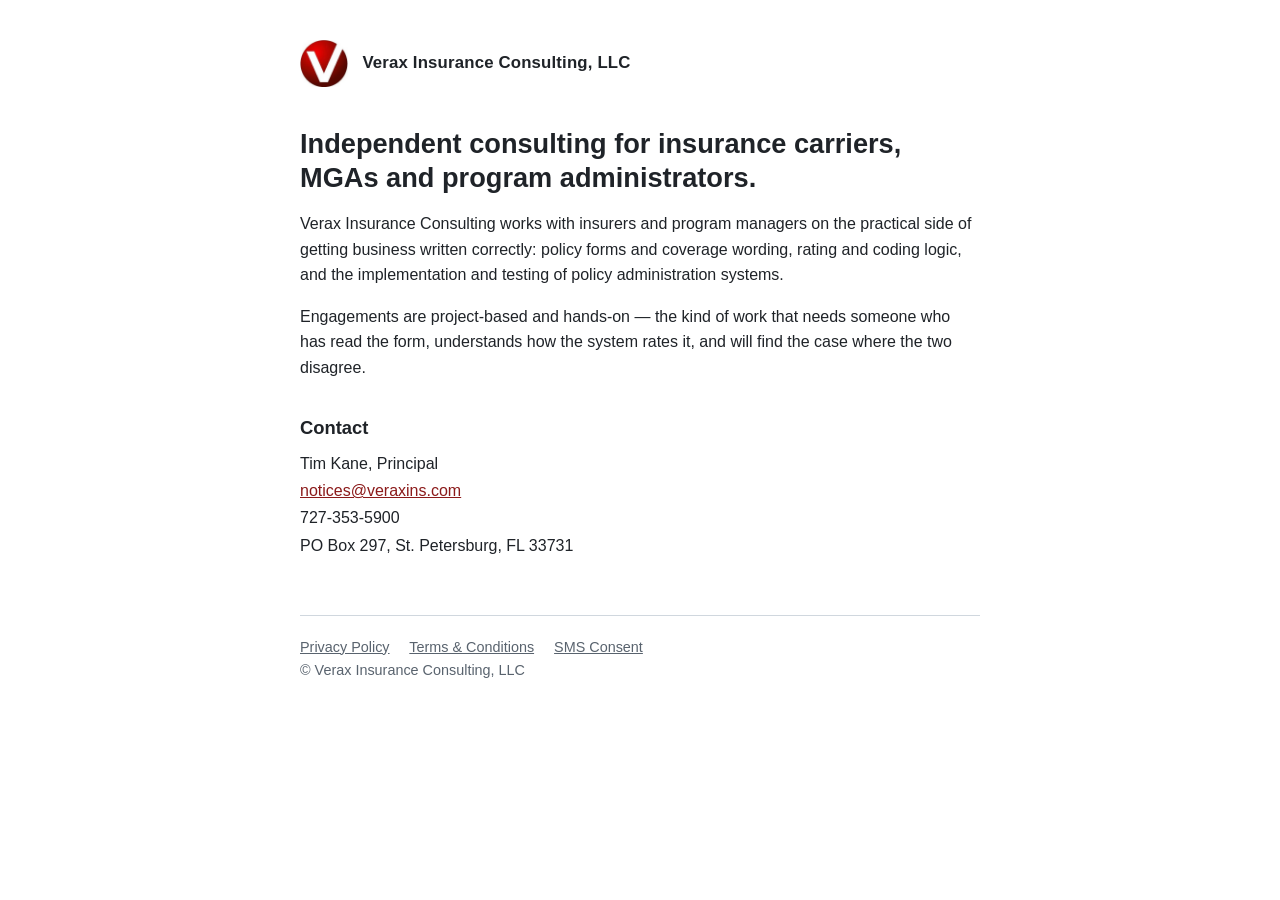
<file: index.html>
<!doctype html>
<html lang="en">
<head>
<meta charset="utf-8">
<meta name="viewport" content="width=device-width, initial-scale=1">
<title>Verax Insurance Consulting, LLC</title>
<meta name="description" content="Verax Insurance Consulting, LLC — independent consulting for insurance carriers, MGAs and program administrators. St. Petersburg, Florida.">
<link rel="stylesheet" href="style.css">
<link rel="icon" href="logo.jpeg">
</head>
<body>
<div class="wrap">
  <header>
    <img src="logo.jpeg" alt="Verax logo">
    <div class="name"><a href="/">Verax Insurance Consulting, LLC</a></div>
  </header>

  <h1>Independent consulting for insurance carriers, MGAs and program administrators.</h1>

  <p>Verax Insurance Consulting works with insurers and program managers on the practical
  side of getting business written correctly: policy forms and coverage wording, rating and
  coding logic, and the implementation and testing of policy administration systems.</p>

  <p>Engagements are project-based and hands-on — the kind of work that needs someone who
  has read the form, understands how the system rates it, and will find the case where the
  two disagree.</p>

  <h2>Contact</h2>
  <address>
    Tim Kane, Principal<br>
    <a href="mailto:notices@veraxins.com">notices@veraxins.com</a><br>
    727-353-5900<br>
    PO Box 297, St. Petersburg, FL 33731
  </address>

  <footer>
    <a href="privacy.html">Privacy Policy</a>
    <a href="terms.html">Terms &amp; Conditions</a>
    <a href="sms-consent.html">SMS Consent</a>
    <div>&copy; Verax Insurance Consulting, LLC</div>
  </footer>
</div>
</body>
</html>
</file>
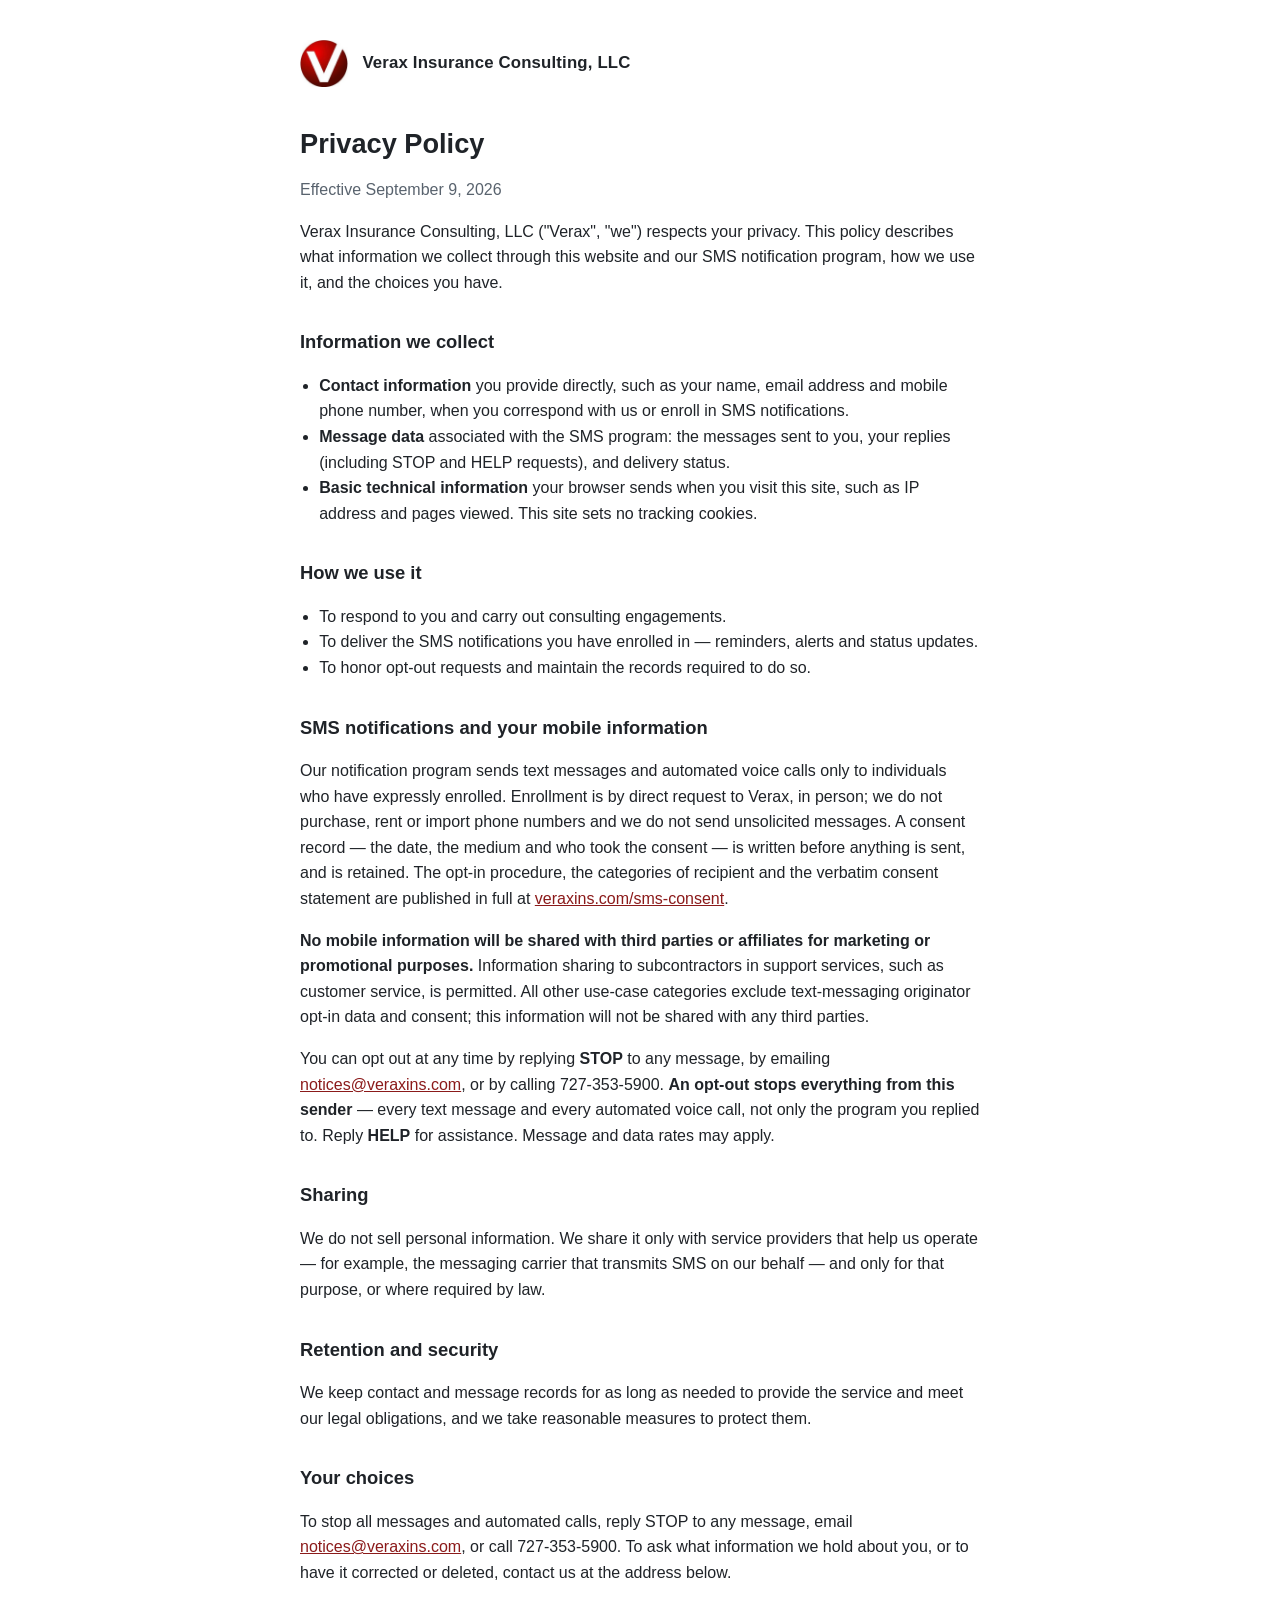
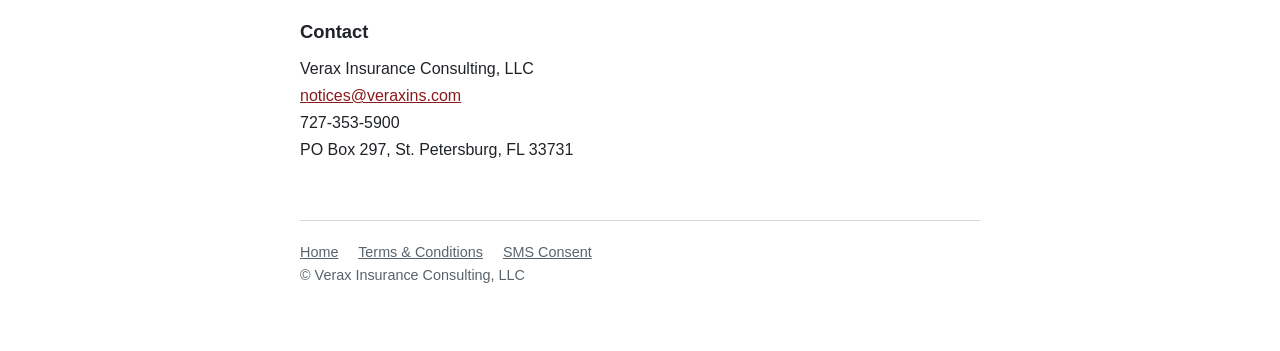
<file: privacy.html>
<!doctype html>
<html lang="en">
<head>
<meta charset="utf-8">
<meta name="viewport" content="width=device-width, initial-scale=1">
<title>Privacy Policy — Verax Insurance Consulting, LLC</title>
<link rel="stylesheet" href="style.css">
<link rel="icon" href="logo.jpeg">
</head>
<body>
<div class="wrap">
  <header>
    <img src="logo.jpeg" alt="Verax logo">
    <div class="name"><a href="/">Verax Insurance Consulting, LLC</a></div>
  </header>

  <h1>Privacy Policy</h1>
  <p class="muted">Effective September 9, 2026</p>

  <p>Verax Insurance Consulting, LLC ("Verax", "we") respects your privacy. This policy
  describes what information we collect through this website and our SMS notification
  program, how we use it, and the choices you have.</p>

  <h2>Information we collect</h2>
  <ul>
    <li><strong>Contact information</strong> you provide directly, such as your name, email
    address and mobile phone number, when you correspond with us or enroll in SMS
    notifications.</li>
    <li><strong>Message data</strong> associated with the SMS program: the messages sent to
    you, your replies (including STOP and HELP requests), and delivery status.</li>
    <li><strong>Basic technical information</strong> your browser sends when you visit this
    site, such as IP address and pages viewed. This site sets no tracking cookies.</li>
  </ul>

  <h2>How we use it</h2>
  <ul>
    <li>To respond to you and carry out consulting engagements.</li>
    <li>To deliver the SMS notifications you have enrolled in — reminders, alerts and
    status updates.</li>
    <li>To honor opt-out requests and maintain the records required to do so.</li>
  </ul>

  <h2>SMS notifications and your mobile information</h2>
  <p>Our notification program sends text messages and automated voice calls only to
  individuals who have expressly enrolled. Enrollment is by direct request to Verax, in
  person; we do not purchase, rent or import phone numbers and we do not send unsolicited
  messages. A consent record &mdash; the date, the medium and who took the consent &mdash;
  is written before anything is sent, and is retained. The opt-in procedure, the categories
  of recipient and the verbatim consent statement are published in full at
  <a href="sms-consent.html">veraxins.com/sms-consent</a>.</p>
  <p><strong>No mobile information will be shared with third parties or affiliates for
  marketing or promotional purposes.</strong> Information sharing to subcontractors in
  support services, such as customer service, is permitted. All other use-case categories
  exclude text-messaging originator opt-in data and consent; this information will not be
  shared with any third parties.</p>
  <p>You can opt out at any time by replying <strong>STOP</strong> to any message, by
  emailing <a href="mailto:notices@veraxins.com">notices@veraxins.com</a>, or by calling
  727-353-5900. <strong>An opt-out stops everything from this sender</strong> &mdash; every
  text message and every automated voice call, not only the program you replied to. Reply
  <strong>HELP</strong> for assistance. Message and data rates may apply.</p>

  <h2>Sharing</h2>
  <p>We do not sell personal information. We share it only with service providers that
  help us operate — for example, the messaging carrier that transmits SMS on our behalf —
  and only for that purpose, or where required by law.</p>

  <h2>Retention and security</h2>
  <p>We keep contact and message records for as long as needed to provide the service and
  meet our legal obligations, and we take reasonable measures to protect them.</p>

  <h2>Your choices</h2>
  <p>To stop all messages and automated calls, reply STOP to any message, email
  <a href="mailto:notices@veraxins.com">notices@veraxins.com</a>, or call 727-353-5900. To
  ask what information we hold about you, or to have it corrected or deleted, contact us at
  the address below.</p>

  <h2>Contact</h2>
  <address>
    Verax Insurance Consulting, LLC<br>
    <a href="mailto:notices@veraxins.com">notices@veraxins.com</a><br>
    727-353-5900<br>
    PO Box 297, St. Petersburg, FL 33731
  </address>

  <footer>
    <a href="/">Home</a>
    <a href="terms.html">Terms &amp; Conditions</a>
    <a href="sms-consent.html">SMS Consent</a>
    <div>&copy; Verax Insurance Consulting, LLC</div>
  </footer>
</div>
</body>
</html>
</file>
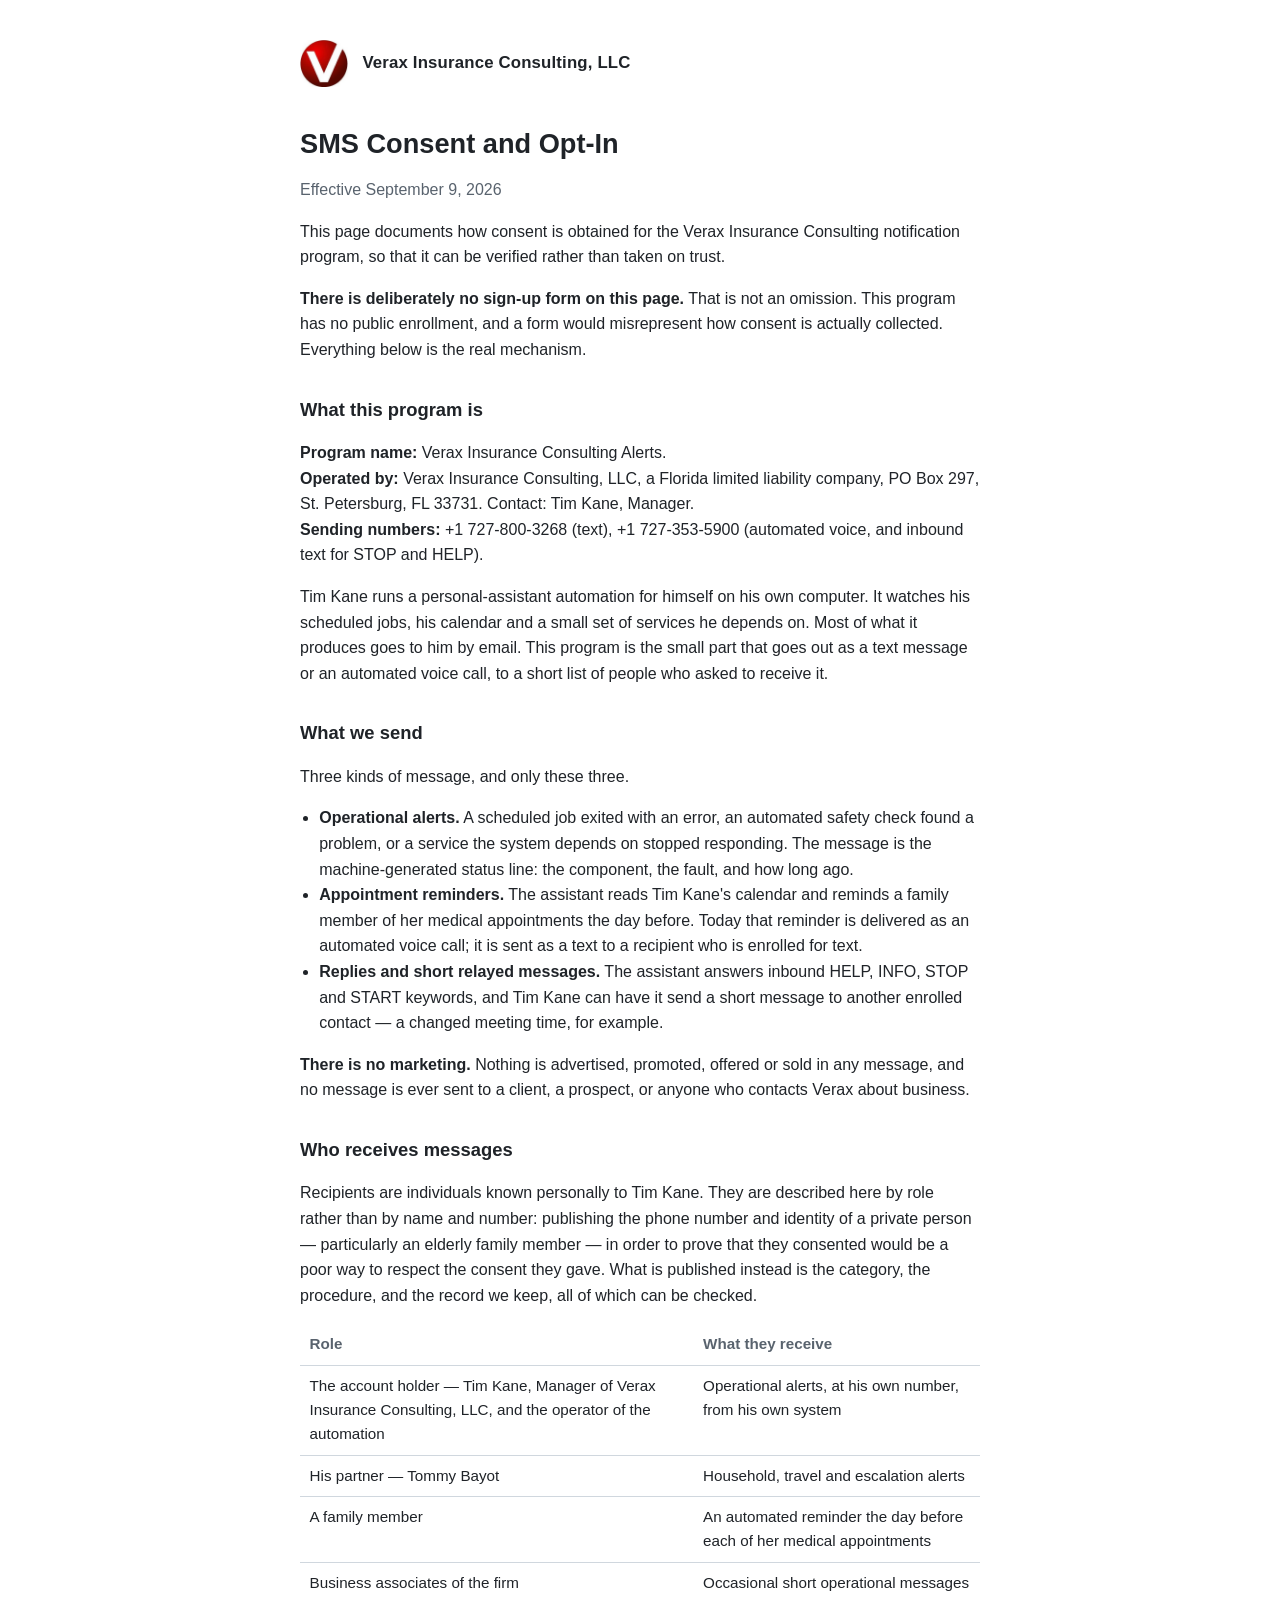
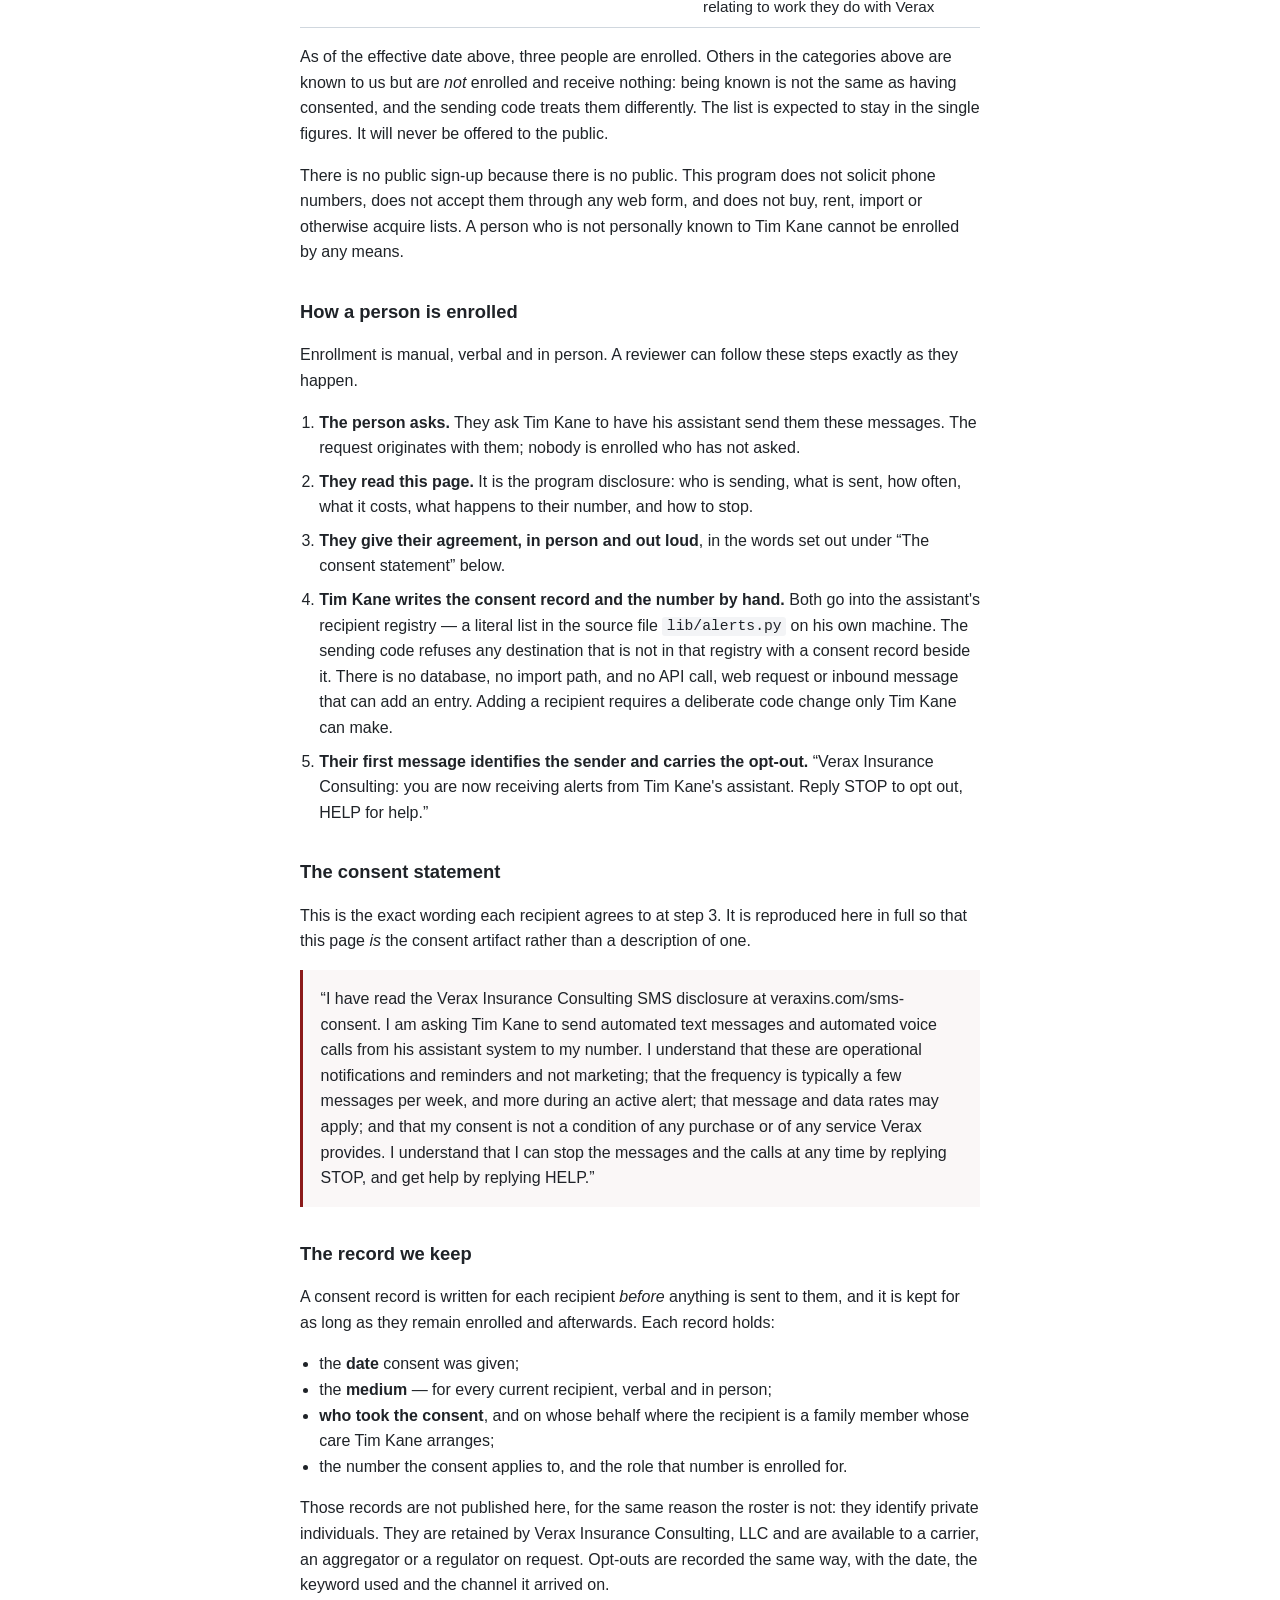
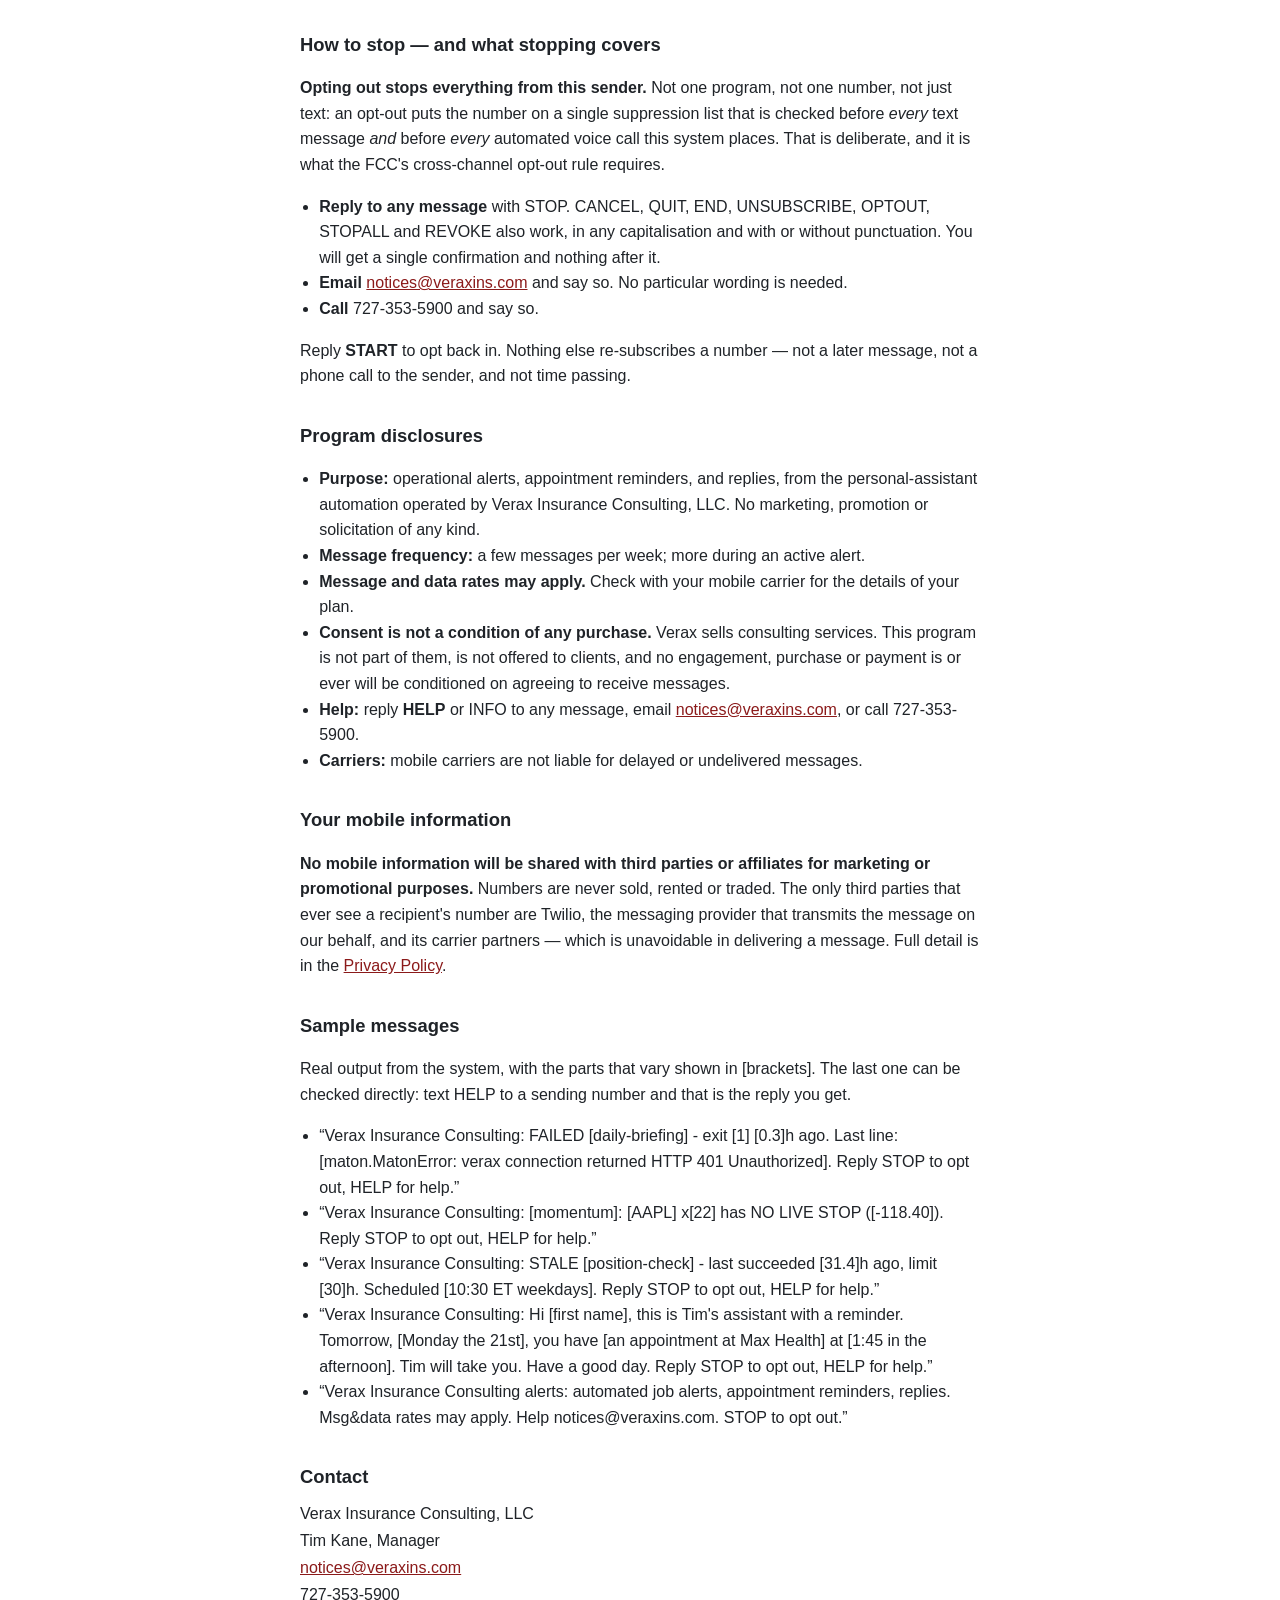
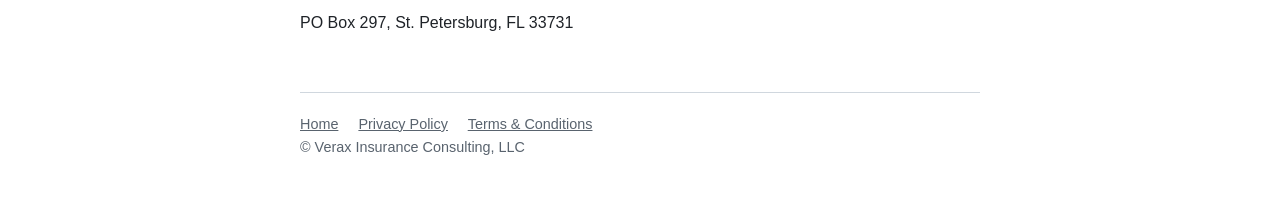
<file: sms-consent.html>
<!doctype html>
<html lang="en">
<head>
<meta charset="utf-8">
<meta name="viewport" content="width=device-width, initial-scale=1">
<title>SMS Consent and Opt-In &mdash; Verax Insurance Consulting, LLC</title>
<meta name="description" content="How consent is obtained for the Verax Insurance Consulting SMS and automated-call notification program: who receives messages, the enrollment procedure, the consent records kept, and how to stop.">
<link rel="stylesheet" href="style.css">
<link rel="icon" href="logo.jpeg">
</head>
<body>
<div class="wrap">
  <header>
    <img src="logo.jpeg" alt="Verax logo">
    <div class="name"><a href="/">Verax Insurance Consulting, LLC</a></div>
  </header>

  <h1>SMS Consent and Opt-In</h1>
  <p class="muted">Effective September 9, 2026</p>

  <p>This page documents how consent is obtained for the Verax Insurance Consulting
  notification program, so that it can be verified rather than taken on trust.</p>

  <p><strong>There is deliberately no sign-up form on this page.</strong> That is not an
  omission. This program has no public enrollment, and a form would misrepresent how
  consent is actually collected. Everything below is the real mechanism.</p>

  <h2>What this program is</h2>
  <p><strong>Program name:</strong> Verax Insurance Consulting Alerts.<br>
  <strong>Operated by:</strong> Verax Insurance Consulting, LLC, a Florida limited
  liability company, PO Box 297, St. Petersburg, FL 33731. Contact: Tim Kane, Manager.<br>
  <strong>Sending numbers:</strong> +1 727-800-3268 (text),
  +1 727-353-5900 (automated voice, and inbound text for STOP and HELP).</p>

  <p>Tim Kane runs a personal-assistant automation for himself on his own computer. It
  watches his scheduled jobs, his calendar and a small set of services he depends on. Most
  of what it produces goes to him by email. This program is the small part that goes out as
  a text message or an automated voice call, to a short list of people who asked to receive
  it.</p>

  <h2>What we send</h2>
  <p>Three kinds of message, and only these three.</p>
  <ul>
    <li><strong>Operational alerts.</strong> A scheduled job exited with an error, an
    automated safety check found a problem, or a service the system depends on stopped
    responding. The message is the machine-generated status line: the component, the fault,
    and how long ago.</li>
    <li><strong>Appointment reminders.</strong> The assistant reads Tim Kane's calendar and
    reminds a family member of her medical appointments the day before. Today that reminder
    is delivered as an automated voice call; it is sent as a text to a recipient who is
    enrolled for text.</li>
    <li><strong>Replies and short relayed messages.</strong> The assistant answers inbound
    HELP, INFO, STOP and START keywords, and Tim Kane can have it send a short message to
    another enrolled contact &mdash; a changed meeting time, for example.</li>
  </ul>

  <p><strong>There is no marketing.</strong> Nothing is advertised, promoted, offered or
  sold in any message, and no message is ever sent to a client, a prospect, or anyone who
  contacts Verax about business.</p>

  <h2>Who receives messages</h2>
  <p>Recipients are individuals known personally to Tim Kane. They are described here by
  role rather than by name and number: publishing the phone number and identity of a
  private person &mdash; particularly an elderly family member &mdash; in order to prove
  that they consented would be a poor way to respect the consent they gave. What is
  published instead is the category, the procedure, and the record we keep, all of which
  can be checked.</p>

  <table>
    <tr>
      <th>Role</th>
      <th>What they receive</th>
    </tr>
    <tr>
      <td>The account holder &mdash; Tim Kane, Manager of Verax Insurance Consulting, LLC,
      and the operator of the automation</td>
      <td>Operational alerts, at his own number, from his own system</td>
    </tr>
    <tr>
      <td>His partner &mdash; Tommy Bayot</td>
      <td>Household, travel and escalation alerts</td>
    </tr>
    <tr>
      <td>A family member</td>
      <td>An automated reminder the day before each of her medical appointments</td>
    </tr>
    <tr>
      <td>Business associates of the firm</td>
      <td>Occasional short operational messages relating to work they do with Verax</td>
    </tr>
  </table>

  <p>As of the effective date above, three people are enrolled. Others in the categories
  above are known to us but are <em>not</em> enrolled and receive nothing: being known is
  not the same as having consented, and the sending code treats them differently. The list
  is expected to stay in the single figures. It will never be offered to the public.</p>

  <p>There is no public sign-up because there is no public. This program does not solicit
  phone numbers, does not accept them through any web form, and does not buy, rent, import
  or otherwise acquire lists. A person who is not personally known to Tim Kane cannot be
  enrolled by any means.</p>

  <h2>How a person is enrolled</h2>
  <p>Enrollment is manual, verbal and in person. A reviewer can follow these steps exactly
  as they happen.</p>

  <ol>
    <li><strong>The person asks.</strong> They ask Tim Kane to have his assistant send them
    these messages. The request originates with them; nobody is enrolled who has not asked.</li>

    <li><strong>They read this page.</strong> It is the program disclosure: who is sending,
    what is sent, how often, what it costs, what happens to their number, and how to
    stop.</li>

    <li><strong>They give their agreement, in person and out loud</strong>, in the words set
    out under &ldquo;The consent statement&rdquo; below.</li>

    <li><strong>Tim Kane writes the consent record and the number by hand.</strong> Both go
    into the assistant's recipient registry &mdash; a literal list in the source file
    <code>lib/alerts.py</code> on his own machine. The sending code refuses any destination
    that is not in that registry with a consent record beside it. There is no database, no
    import path, and no API call, web request or inbound message that can add an entry.
    Adding a recipient requires a deliberate code change only Tim Kane can make.</li>

    <li><strong>Their first message identifies the sender and carries the opt-out.</strong>
    &ldquo;Verax Insurance Consulting: you are now receiving alerts from Tim Kane's
    assistant. Reply STOP to opt out, HELP for help.&rdquo;</li>
  </ol>

  <h2>The consent statement</h2>
  <p>This is the exact wording each recipient agrees to at step 3. It is reproduced here in
  full so that this page <em>is</em> the consent artifact rather than a description of
  one.</p>

  <blockquote class="consent">
    <p>&ldquo;I have read the Verax Insurance Consulting SMS disclosure at
    veraxins.com/sms-consent. I am asking Tim Kane to send automated text messages and
    automated voice calls from his assistant system to my number. I understand that these
    are operational notifications and reminders and not marketing; that the frequency is
    typically a few messages per week, and more during an active alert; that message and
    data rates may apply; and that my consent is not a condition of any purchase or of any
    service Verax provides. I understand that I can stop the messages and the calls at any
    time by replying STOP, and get help by replying HELP.&rdquo;</p>
  </blockquote>

  <h2>The record we keep</h2>
  <p>A consent record is written for each recipient <em>before</em> anything is sent to
  them, and it is kept for as long as they remain enrolled and afterwards. Each record
  holds:</p>
  <ul>
    <li>the <strong>date</strong> consent was given;</li>
    <li>the <strong>medium</strong> &mdash; for every current recipient, verbal and in
    person;</li>
    <li><strong>who took the consent</strong>, and on whose behalf where the recipient is a
    family member whose care Tim Kane arranges;</li>
    <li>the number the consent applies to, and the role that number is enrolled for.</li>
  </ul>
  <p>Those records are not published here, for the same reason the roster is not: they
  identify private individuals. They are retained by Verax Insurance Consulting, LLC and
  are available to a carrier, an aggregator or a regulator on request. Opt-outs are
  recorded the same way, with the date, the keyword used and the channel it arrived on.</p>

  <h2>How to stop &mdash; and what stopping covers</h2>
  <p><strong>Opting out stops everything from this sender.</strong> Not one program, not one
  number, not just text: an opt-out puts the number on a single suppression list that is
  checked before <em>every</em> text message <em>and</em> before <em>every</em> automated
  voice call this system places. That is deliberate, and it is what the FCC's
  cross-channel opt-out rule requires.</p>
  <ul>
    <li><strong>Reply to any message</strong> with STOP. CANCEL, QUIT, END, UNSUBSCRIBE,
    OPTOUT, STOPALL and REVOKE also work, in any capitalisation and with or without
    punctuation. You will get a single confirmation and nothing after it.</li>
    <li><strong>Email</strong> <a href="mailto:notices@veraxins.com">notices@veraxins.com</a>
    and say so. No particular wording is needed.</li>
    <li><strong>Call</strong> 727-353-5900 and say so.</li>
  </ul>
  <p>Reply <strong>START</strong> to opt back in. Nothing else re-subscribes a number
  &mdash; not a later message, not a phone call to the sender, and not time passing.</p>

  <h2>Program disclosures</h2>
  <ul>
    <li><strong>Purpose:</strong> operational alerts, appointment reminders, and replies,
    from the personal-assistant automation operated by Verax Insurance Consulting, LLC. No
    marketing, promotion or solicitation of any kind.</li>
    <li><strong>Message frequency:</strong> a few messages per week; more during an active
    alert.</li>
    <li><strong>Message and data rates may apply.</strong> Check with your mobile carrier
    for the details of your plan.</li>
    <li><strong>Consent is not a condition of any purchase.</strong> Verax sells consulting
    services. This program is not part of them, is not offered to clients, and no
    engagement, purchase or payment is or ever will be conditioned on agreeing to receive
    messages.</li>
    <li><strong>Help:</strong> reply <strong>HELP</strong> or INFO to any message, email
    <a href="mailto:notices@veraxins.com">notices@veraxins.com</a>, or call
    727-353-5900.</li>
    <li><strong>Carriers:</strong> mobile carriers are not liable for delayed or
    undelivered messages.</li>
  </ul>

  <h2>Your mobile information</h2>
  <p><strong>No mobile information will be shared with third parties or affiliates for marketing or promotional purposes.</strong>
  Numbers are never sold, rented or traded. The
  only third parties that ever see a recipient's number are Twilio, the messaging provider
  that transmits the message on our behalf, and its carrier partners &mdash; which is
  unavoidable in delivering a message. Full detail is in the
  <a href="privacy.html">Privacy Policy</a>.</p>

  <h2>Sample messages</h2>
  <p>Real output from the system, with the parts that vary shown in [brackets]. The last
  one can be checked directly: text HELP to a sending number and that is the reply you get.</p>
  <ul>
    <li>&ldquo;Verax Insurance Consulting: FAILED     [daily-briefing] - exit [1] [0.3]h
    ago. Last line: [maton.MatonError: verax connection returned HTTP 401 Unauthorized].
    Reply STOP to opt out, HELP for help.&rdquo;</li>
    <li>&ldquo;Verax Insurance Consulting: [momentum]: [AAPL] x[22] has NO LIVE STOP
    ([-118.40]). Reply STOP to opt out, HELP for help.&rdquo;</li>
    <li>&ldquo;Verax Insurance Consulting: STALE      [position-check] - last succeeded
    [31.4]h ago, limit [30]h. Scheduled [10:30 ET weekdays]. Reply STOP to opt out, HELP
    for help.&rdquo;</li>
    <li>&ldquo;Verax Insurance Consulting: Hi [first name], this is Tim's assistant with a
    reminder. Tomorrow, [Monday the 21st], you have [an appointment at Max Health] at [1:45
    in the afternoon]. Tim will take you. Have a good day. Reply STOP to opt out, HELP for
    help.&rdquo;</li>
    <li>&ldquo;Verax Insurance Consulting alerts: automated job alerts, appointment
    reminders, replies. Msg&amp;data rates may apply. Help notices@veraxins.com. STOP to opt
    out.&rdquo;</li>
  </ul>

  <h2>Contact</h2>
  <address>
    Verax Insurance Consulting, LLC<br>
    Tim Kane, Manager<br>
    <a href="mailto:notices@veraxins.com">notices@veraxins.com</a><br>
    727-353-5900<br>
    PO Box 297, St. Petersburg, FL 33731
  </address>

  <footer>
    <a href="/">Home</a>
    <a href="privacy.html">Privacy Policy</a>
    <a href="terms.html">Terms &amp; Conditions</a>
    <div>&copy; Verax Insurance Consulting, LLC</div>
  </footer>
</div>
</body>
</html>
</file>
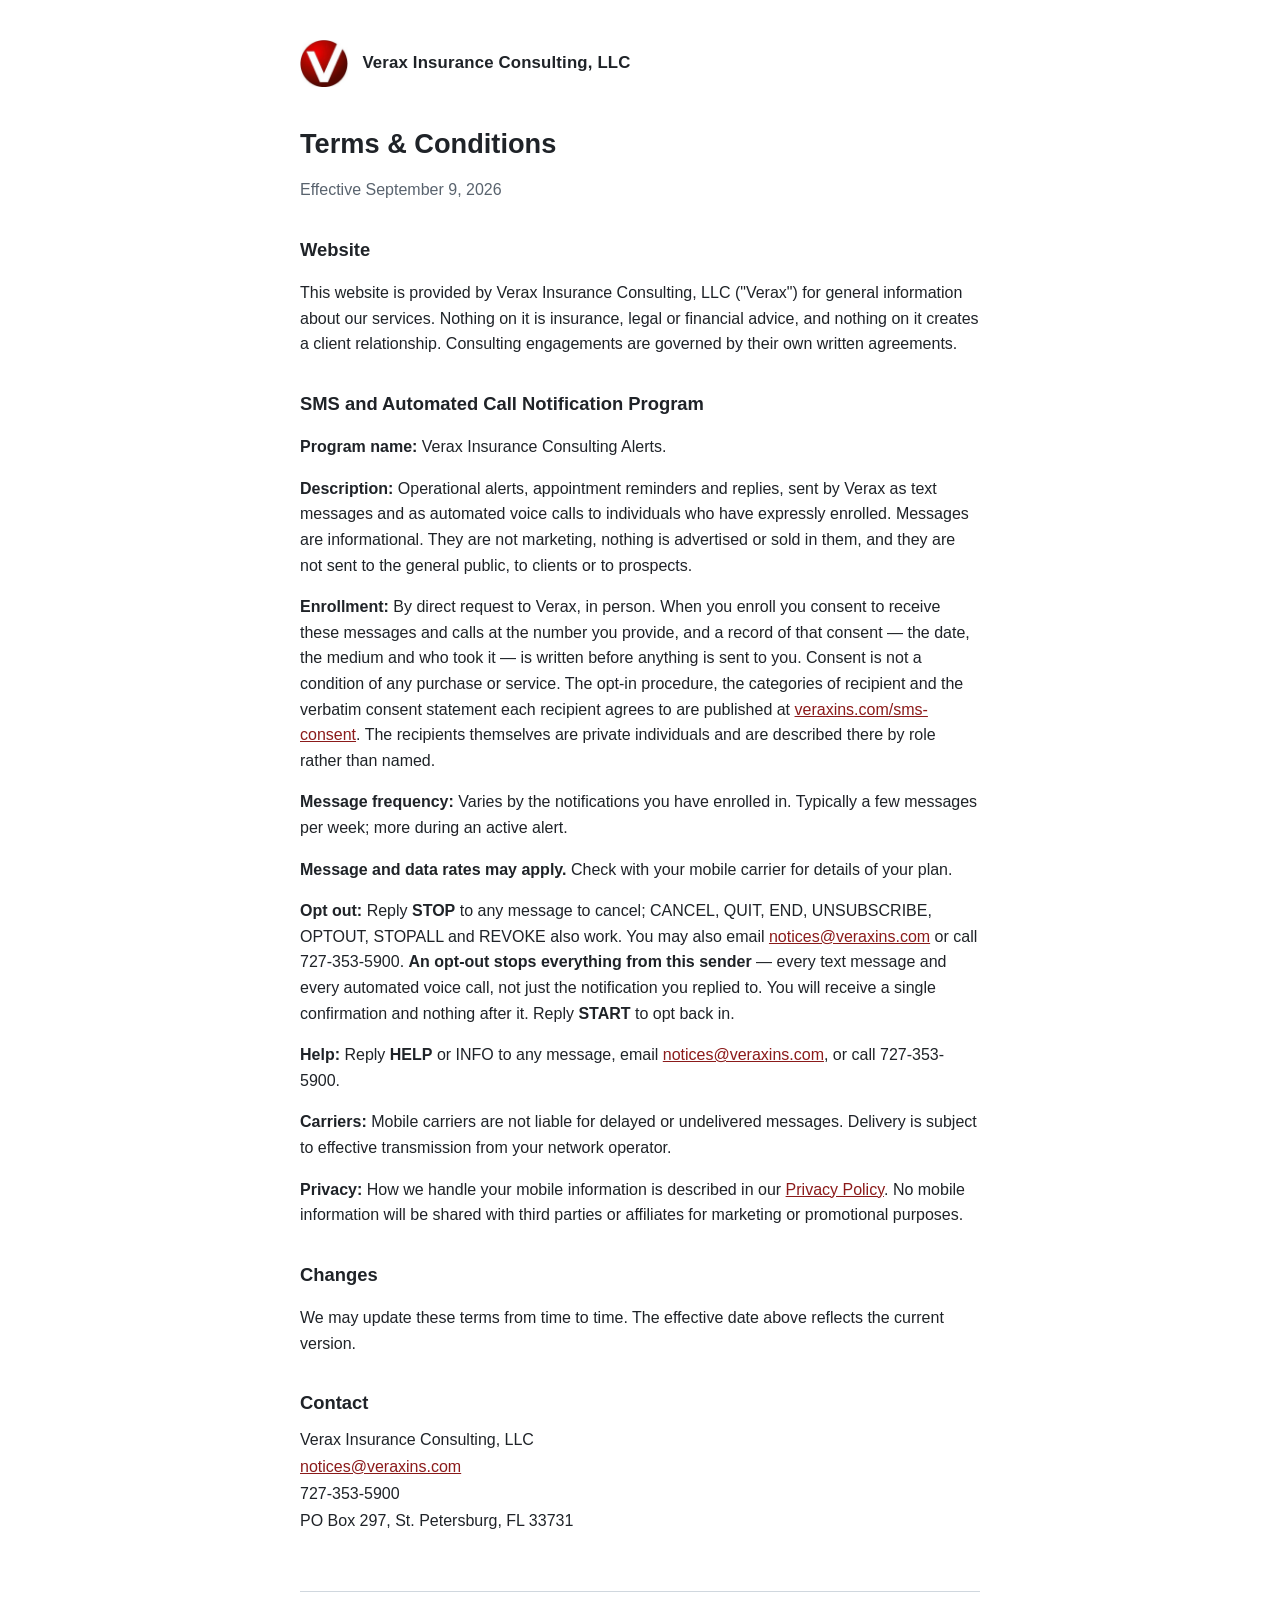
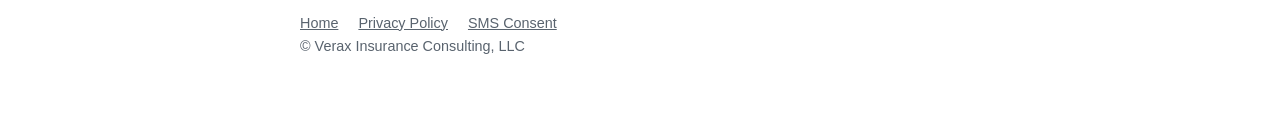
<file: terms.html>
<!doctype html>
<html lang="en">
<head>
<meta charset="utf-8">
<meta name="viewport" content="width=device-width, initial-scale=1">
<title>Terms &amp; Conditions — Verax Insurance Consulting, LLC</title>
<link rel="stylesheet" href="style.css">
<link rel="icon" href="logo.jpeg">
</head>
<body>
<div class="wrap">
  <header>
    <img src="logo.jpeg" alt="Verax logo">
    <div class="name"><a href="/">Verax Insurance Consulting, LLC</a></div>
  </header>

  <h1>Terms &amp; Conditions</h1>
  <p class="muted">Effective September 9, 2026</p>

  <h2>Website</h2>
  <p>This website is provided by Verax Insurance Consulting, LLC ("Verax") for general
  information about our services. Nothing on it is insurance, legal or financial advice,
  and nothing on it creates a client relationship. Consulting engagements are governed by
  their own written agreements.</p>

  <h2>SMS and Automated Call Notification Program</h2>
  <p><strong>Program name:</strong> Verax Insurance Consulting Alerts.</p>
  <p><strong>Description:</strong> Operational alerts, appointment reminders and replies,
  sent by Verax as text messages and as automated voice calls to individuals who have
  expressly enrolled. Messages are informational. They are not marketing, nothing is
  advertised or sold in them, and they are not sent to the general public, to clients or to
  prospects.</p>
  <p><strong>Enrollment:</strong> By direct request to Verax, in person. When you enroll you
  consent to receive these messages and calls at the number you provide, and a record of
  that consent &mdash; the date, the medium and who took it &mdash; is written before
  anything is sent to you. Consent is not a condition of any purchase or service. The
  opt-in procedure, the categories of recipient and the verbatim consent statement each
  recipient agrees to are published at
  <a href="sms-consent.html">veraxins.com/sms-consent</a>. The recipients themselves are
  private individuals and are described there by role rather than named.</p>
  <p><strong>Message frequency:</strong> Varies by the notifications you have enrolled in.
  Typically a few messages per week; more during an active alert.</p>
  <p><strong>Message and data rates may apply.</strong> Check with your mobile carrier for
  details of your plan.</p>
  <p><strong>Opt out:</strong> Reply <strong>STOP</strong> to any message to cancel; CANCEL,
  QUIT, END, UNSUBSCRIBE, OPTOUT, STOPALL and REVOKE also work. You may also email
  <a href="mailto:notices@veraxins.com">notices@veraxins.com</a> or call 727-353-5900.
  <strong>An opt-out stops everything from this sender</strong> &mdash; every text message
  and every automated voice call, not just the notification you replied to. You will
  receive a single confirmation and nothing after it. Reply <strong>START</strong> to opt
  back in.</p>
  <p><strong>Help:</strong> Reply <strong>HELP</strong> or INFO to any message, email
  <a href="mailto:notices@veraxins.com">notices@veraxins.com</a>, or call 727-353-5900.</p>
  <p><strong>Carriers:</strong> Mobile carriers are not liable for delayed or undelivered
  messages. Delivery is subject to effective transmission from your network operator.</p>
  <p><strong>Privacy:</strong> How we handle your mobile information is described in our
  <a href="privacy.html">Privacy Policy</a>. No mobile information will be shared with
  third parties or affiliates for marketing or promotional purposes.</p>

  <h2>Changes</h2>
  <p>We may update these terms from time to time. The effective date above reflects the
  current version.</p>

  <h2>Contact</h2>
  <address>
    Verax Insurance Consulting, LLC<br>
    <a href="mailto:notices@veraxins.com">notices@veraxins.com</a><br>
    727-353-5900<br>
    PO Box 297, St. Petersburg, FL 33731
  </address>

  <footer>
    <a href="/">Home</a>
    <a href="privacy.html">Privacy Policy</a>
    <a href="sms-consent.html">SMS Consent</a>
    <div>&copy; Verax Insurance Consulting, LLC</div>
  </footer>
</div>
</body>
</html>
</file>
<file: style.css>
:root {
  --ink: #1f2328;
  --muted: #59636e;
  --line: #d0d7de;
  --accent: #8b1a1a;
  --bg: #ffffff;
}
* { box-sizing: border-box; }
html { color-scheme: light; }
body {
  margin: 0;
  background: var(--bg);
  color: var(--ink);
  font: 16px/1.6 -apple-system, "Segoe UI", Helvetica, Arial, sans-serif;
}
.wrap { max-width: 720px; margin: 0 auto; padding: 2.5rem 1.25rem 4rem; }
header { display: flex; align-items: center; gap: .9rem; margin-bottom: 2.5rem; }
header img { width: 48px; height: 47px; }
header .name { font-weight: 700; font-size: 1.05rem; letter-spacing: .01em; }
header .name a { color: var(--ink); text-decoration: none; }
h1 { font-size: 1.7rem; line-height: 1.25; margin: 0 0 1rem; }
h2 { font-size: 1.15rem; margin: 2rem 0 .5rem; }
p, li { color: var(--ink); }
.muted { color: var(--muted); }
a { color: var(--accent); }
ul { padding-left: 1.2rem; }
address { font-style: normal; line-height: 1.7; }
footer {
  margin-top: 3.5rem;
  padding-top: 1.25rem;
  border-top: 1px solid var(--line);
  font-size: .9rem;
  color: var(--muted);
}
footer a { color: var(--muted); margin-right: 1rem; }

/* sms-consent.html: the recipient roster and the verbatim consent statement. Kept here
   rather than inline so the three pages stay visually identical. */
table { border-collapse: collapse; width: 100%; margin: .75rem 0; font-size: .95rem; }
th, td { text-align: left; padding: .5rem .6rem; border-bottom: 1px solid var(--line); vertical-align: top; }
th { color: var(--muted); font-weight: 600; }
blockquote.consent {
  margin: 1rem 0;
  padding: 1rem 1.1rem;
  border-left: 3px solid var(--accent);
  background: #faf7f7;
}
blockquote.consent p { margin: 0; }
ol { padding-left: 1.2rem; }
ol li { margin-bottom: .5rem; }
code { font: .92em/1.4 ui-monospace, Consolas, monospace; background: #f3f4f6; padding: .1em .3em; border-radius: 3px; }
</file>
